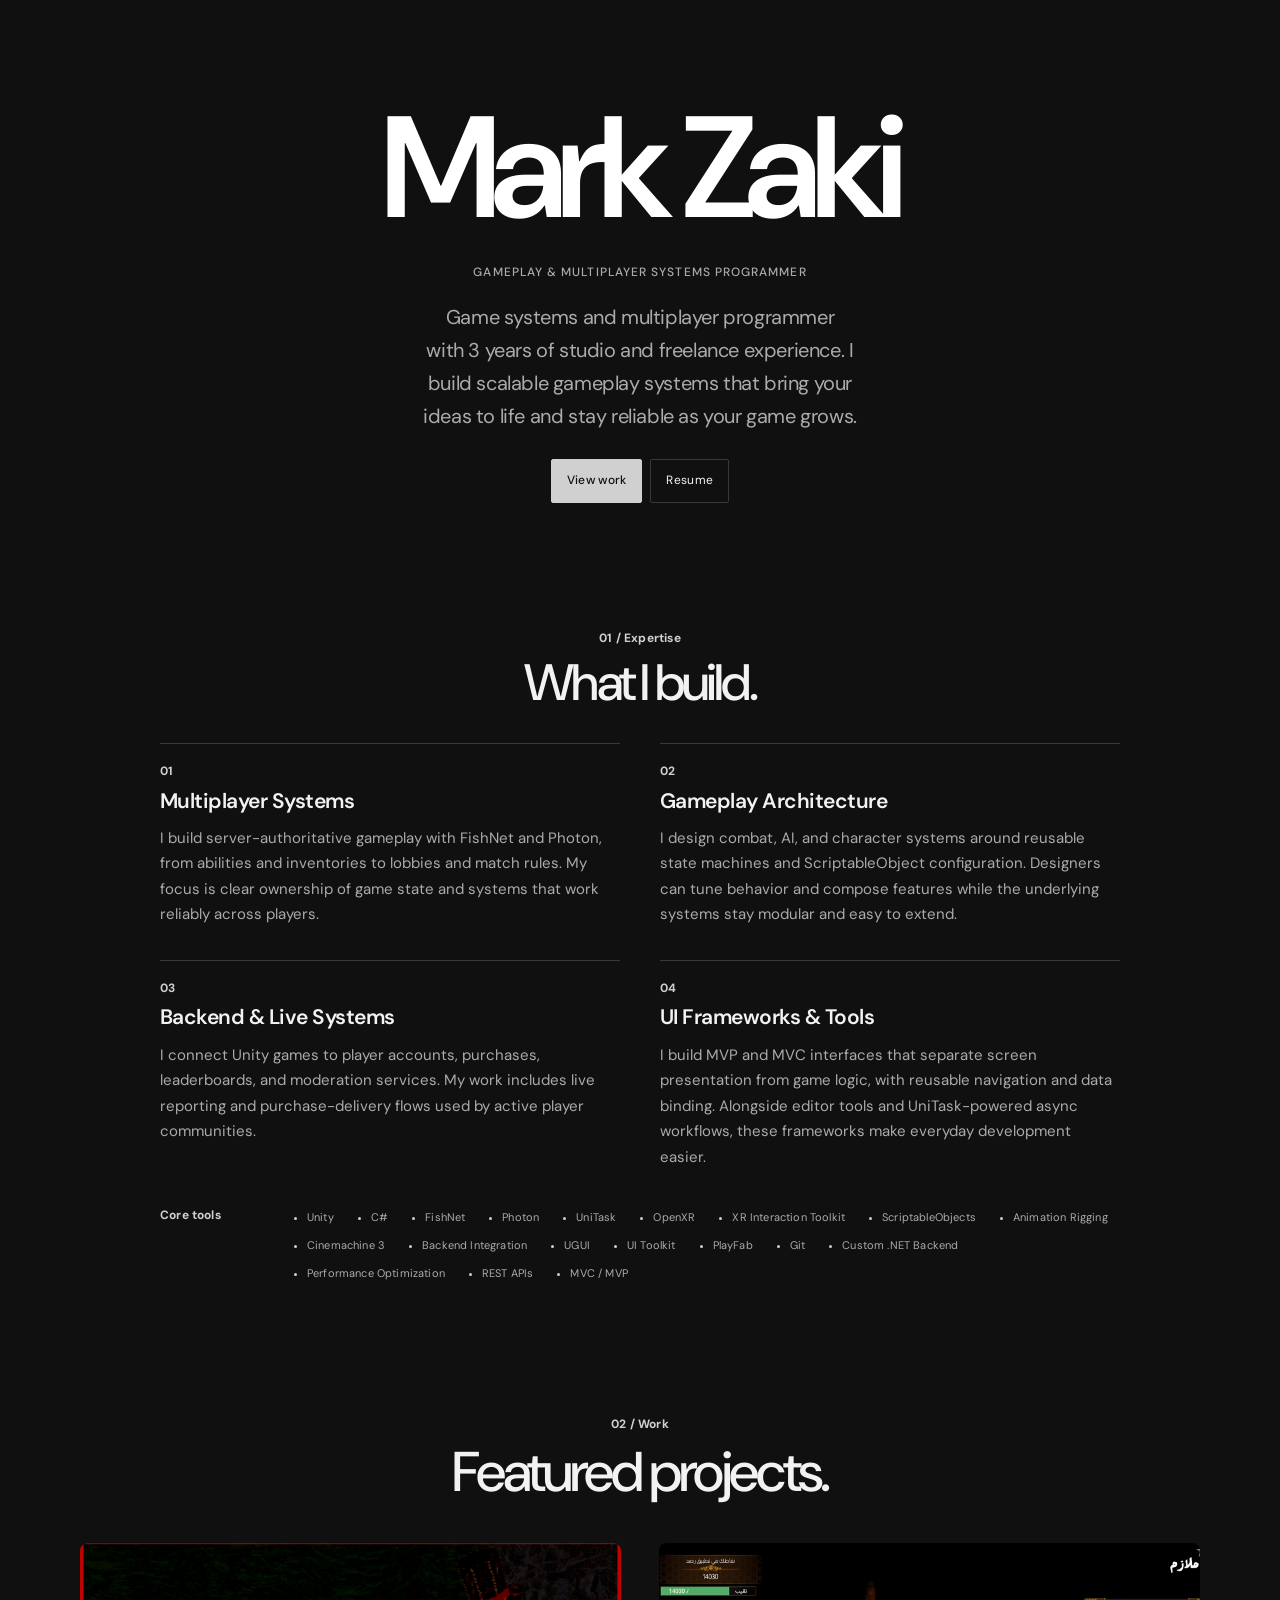
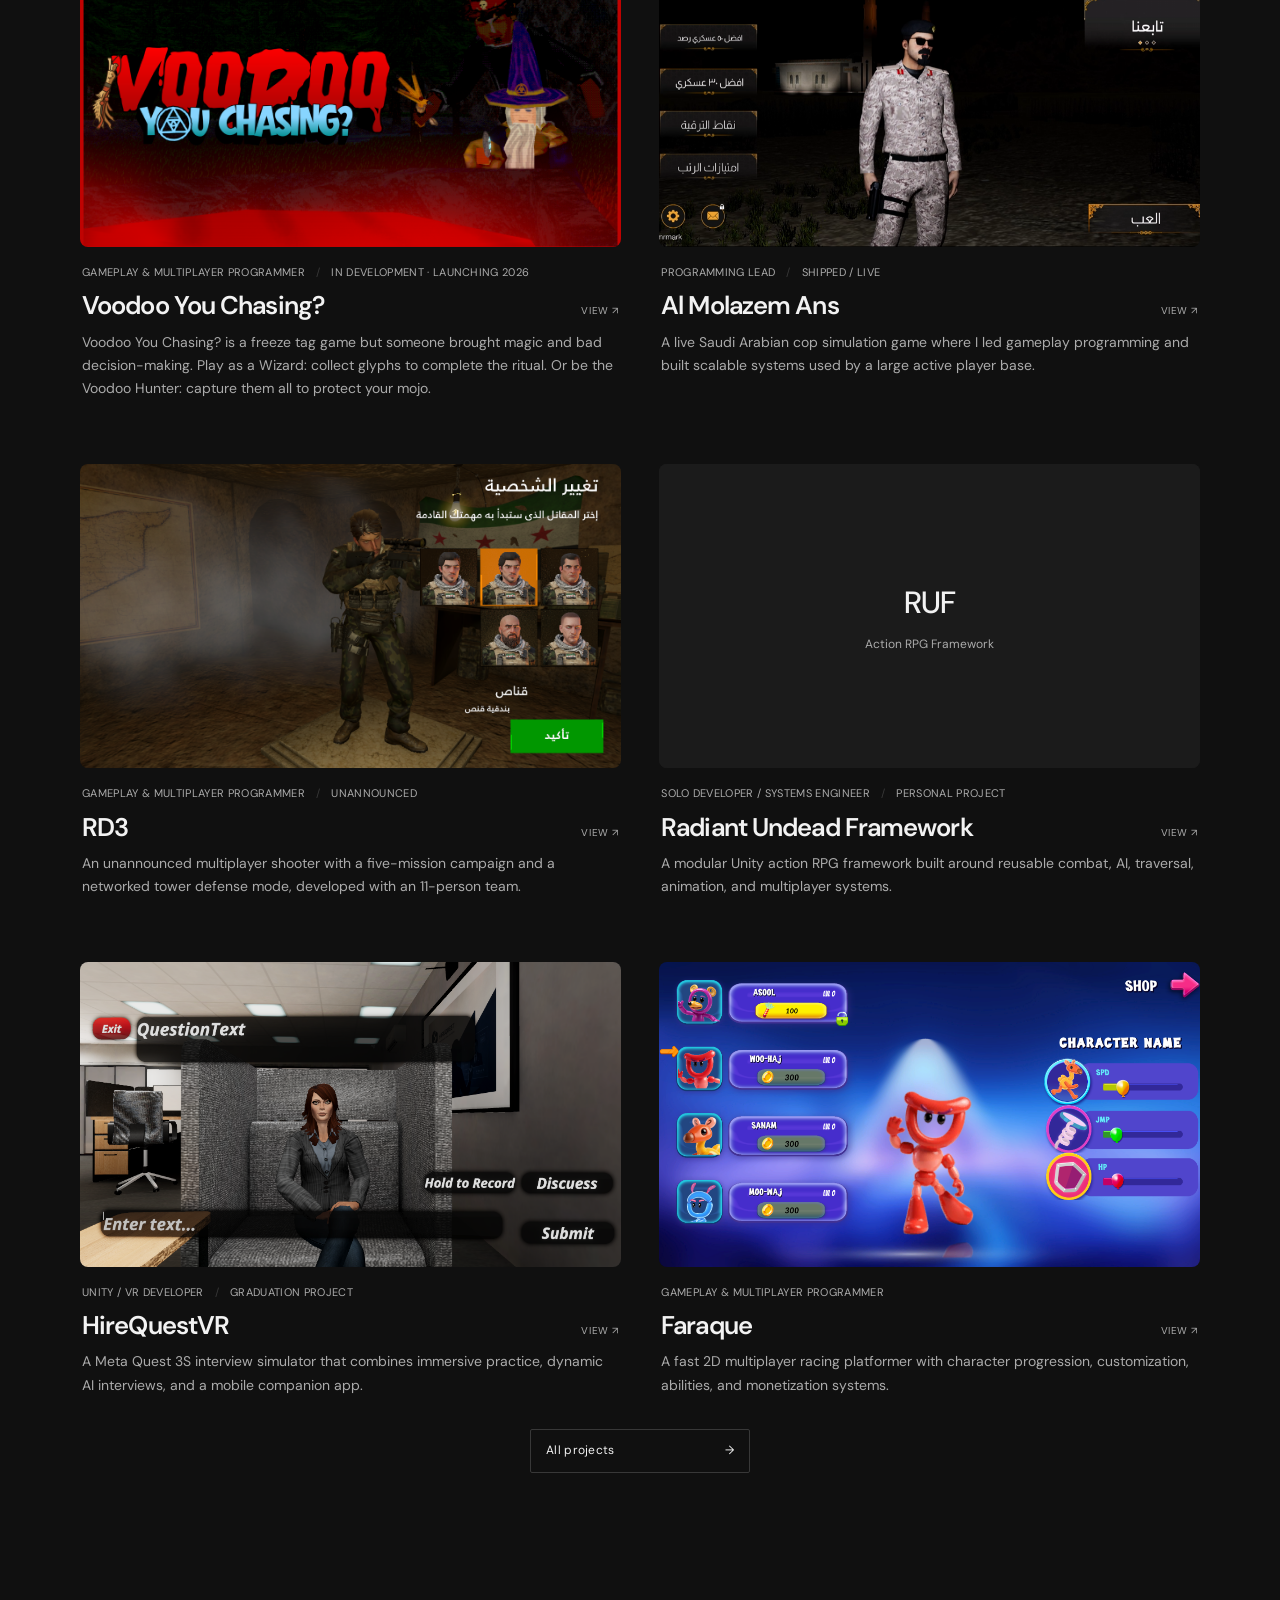
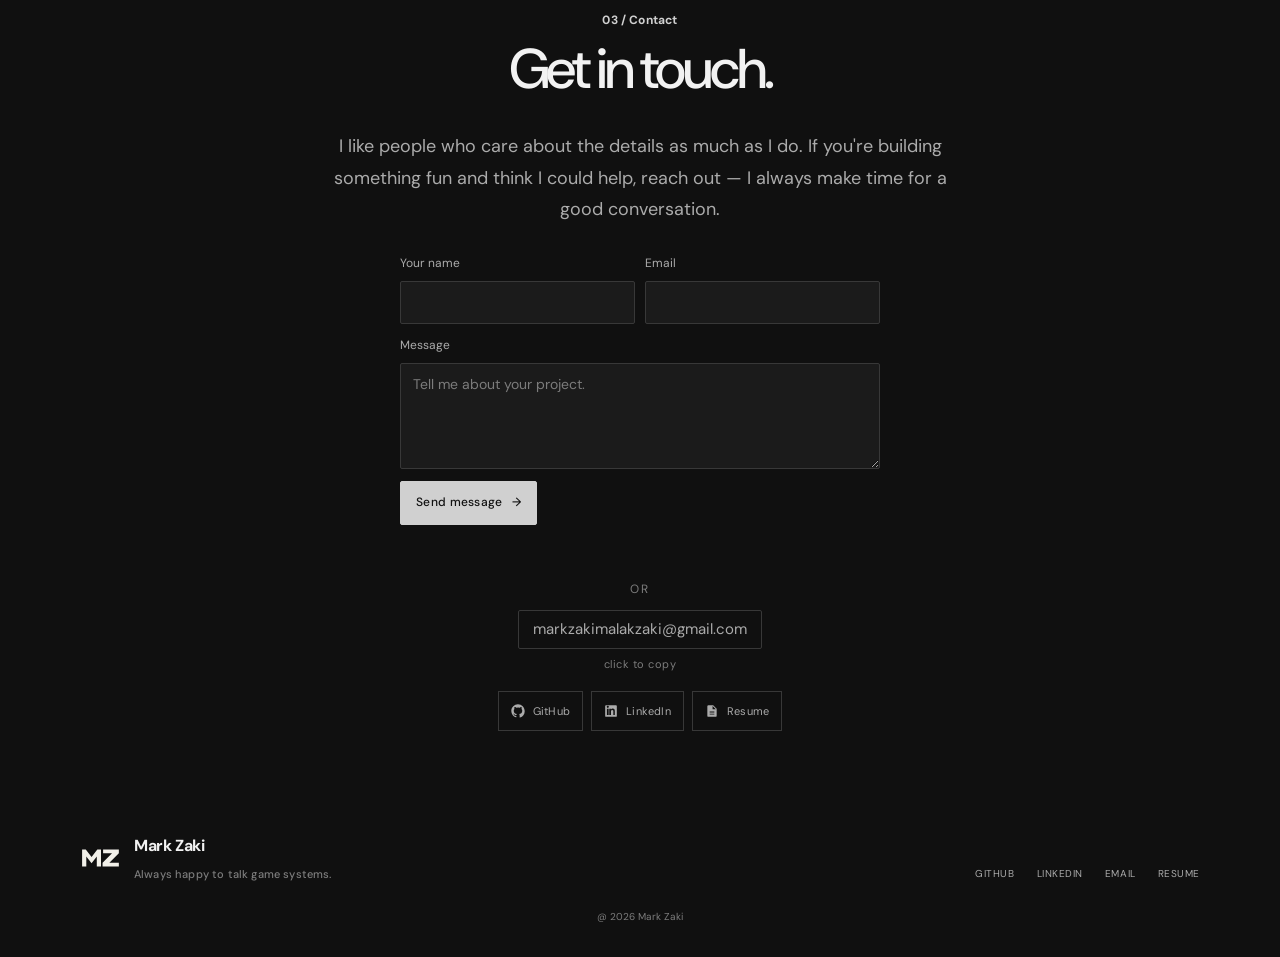
<file: index.html>
<!DOCTYPE html>
<html lang="en">
<head>
  <meta charset="UTF-8">
  <meta name="viewport" content="width=device-width, initial-scale=1.0">
  <meta name="referrer" content="strict-origin-when-cross-origin">
  <meta name="theme-color" content="#101010">
  <script src="theme-init.js?v=20261011-6"></script>
  <title>Mark Zaki</title>
  <meta name="description" content="Mark Zaki, a Gameplay & Multiplayer Systems Programmer working across shipped mobile games, multiplayer systems, VR, combat, AI, and developer tools.">
  <link rel="preconnect" href="https://fonts.googleapis.com">
  <link rel="preconnect" href="https://fonts.gstatic.com" crossorigin>
  <link href="https://fonts.googleapis.com/css2?family=DM+Sans:wght@400;500;600;700&family=DM+Serif+Display&family=IBM+Plex+Sans:wght@400;500;600;700&family=Instrument+Serif&family=Inter:wght@400;500;600;700;800&family=Manrope:wght@400;500;600;700;800&family=Outfit:wght@400;500;600;700&family=Playfair+Display:wght@500;600;700&family=Plus+Jakarta+Sans:wght@400;500;600;700;800&family=Sora:wght@400;500;600;700&family=Source+Sans+3:wght@400;500;600;700&family=Space+Grotesk:wght@400;500;600;700&family=Work+Sans:wght@400;500;600;700&display=swap" rel="stylesheet">
  <link href="https://fonts.googleapis.com/css2?family=Barlow+Condensed:wght@400;500;600;700&family=Lora:wght@400;500;600;700&family=Merriweather:wght@400;700&family=Oswald:wght@400;500;600;700&display=swap" rel="stylesheet">
  <link rel="stylesheet" href="style.css?v=20261011-6">
  <link rel="icon" type="image/svg+xml" href="assets/favicon.svg">

  <!-- Social link preview -->
  <meta property="og:type" content="website">
  <meta property="og:site_name" content="Mark Zaki">
  <meta property="og:title" content="Mark Zaki | Gameplay & Multiplayer Systems Programmer">
  <meta property="og:description" content="Shipped mobile games, multiplayer systems, VR, combat, AI, and developer tools built with Unity and C#.">
  <meta property="og:url" content="https://markzaki55.github.io/">
  <meta property="og:image" content="https://markzaki55.github.io/assets/og-image.svg">
  <meta name="twitter:card" content="summary_large_image">
  <meta name="twitter:title" content="Mark Zaki | Gameplay & Multiplayer Systems Programmer">
  <meta name="twitter:description" content="Shipped mobile games, multiplayer systems, VR, combat, AI, and developer tools built with Unity and C#.">
  <meta name="twitter:image" content="https://markzaki55.github.io/assets/og-image.svg">
</head>
<body data-page="home">

  <section class="hero">
    <div class="wrap">
      <div class="hero__grid">
        <div class="hero__headline">
          <h1 id="name"></h1>
          <p class="hero__byline" id="tagline"></p>
          <p class="hero__statement" id="intro"></p>
        </div>
        <div class="actions" id="actions"></div>
      </div>
    </div>
  </section>

  <main>
    <section class="section" id="expertise">
      <div class="wrap">
        <div class="section__head">
          <div>
            <span class="section__index number-label">01 / Expertise</span>
            <h2 class="section__title">What I build.</h2>
          </div>
        </div>
        <div class="pillars" id="pillars"></div>
        <div class="coretools">
          <span class="coretools__label number-label">Core tools</span>
          <div class="stacklist" id="stacklist"></div>
        </div>
      </div>
    </section>

    <section class="section" id="work">
      <div class="wrap">
        <div class="section__head">
          <div>
            <span class="section__index number-label">02 / Work</span>
            <h2 class="section__title">Featured projects.</h2>
          </div>
        </div>
        <div class="projgrid" id="projects"></div>
        <div class="allprojects" id="all-projects" style="display:none">
          <a class="btn btn--ghost" href="projects.html">
            All projects <span class="arrow">→</span>
          </a>
        </div>
      </div>
    </section>

    <section class="section contact" id="contact">
      <div class="wrap contact__simple">
        <div class="section__head">
          <div>
            <span class="section__index number-label">03 / Contact</span>
            <h2 class="section__title">Get in touch.</h2>
          </div>
        </div>
        <p class="contact__lead" id="about-text"></p>
        <form class="contact-form" id="contact-form" action="https://api.web3forms.com/submit" method="POST">
          <input type="hidden" name="access_key" value="aaf80370-3ba7-458b-8931-5a05beeeeef8">
          <input type="checkbox" name="botcheck" class="hidden-check" tabindex="-1" autocomplete="off">
          <div class="contact-form__row">
            <label class="contact-form__field"><span>Your name</span><input class="contact-form__input" type="text" name="name" autocomplete="name" required></label>
            <label class="contact-form__field"><span>Email</span><input class="contact-form__input" type="email" name="email" autocomplete="email" required></label>
          </div>
          <label class="contact-form__field"><span>Message</span><textarea class="contact-form__input contact-form__textarea" name="message" placeholder="Tell me about your project." rows="4" required></textarea></label>
          <button class="btn btn--accent contact-form__submit" type="submit">Send message <span class="arrow">&#8594;</span></button>
          <p class="contact-form__status" id="form-status"></p>
        </form>
        <p class="contact__or">or</p>
        <button type="button" class="contact__email-copy" id="contact-email-copy" aria-label="Copy email address">markzakimalakzaki@gmail.com</button>
        <p class="contact__email-hint" id="contact-email-hint">click to copy</p>
        <div class="socials" id="socials"></div>
      </div>
    </section>
  </main>

  <footer class="footer">
    <div class="wrap footer__row">
      <div class="footer__brand">
        <div class="footer__name">Mark <b>Zaki</b></div>
        <p class="footer__tagline">Always happy to talk game systems.</p>
      </div>
      <div class="footer__links" id="footer-links"></div>
    </div>
  </footer>

  <script src="data.js?v=20261011-6"></script>
  <script src="content-migration.js?v=20261011-6"></script>
  <script src="render.js?v=20261011-6"></script>
</body>
</html>
</file>
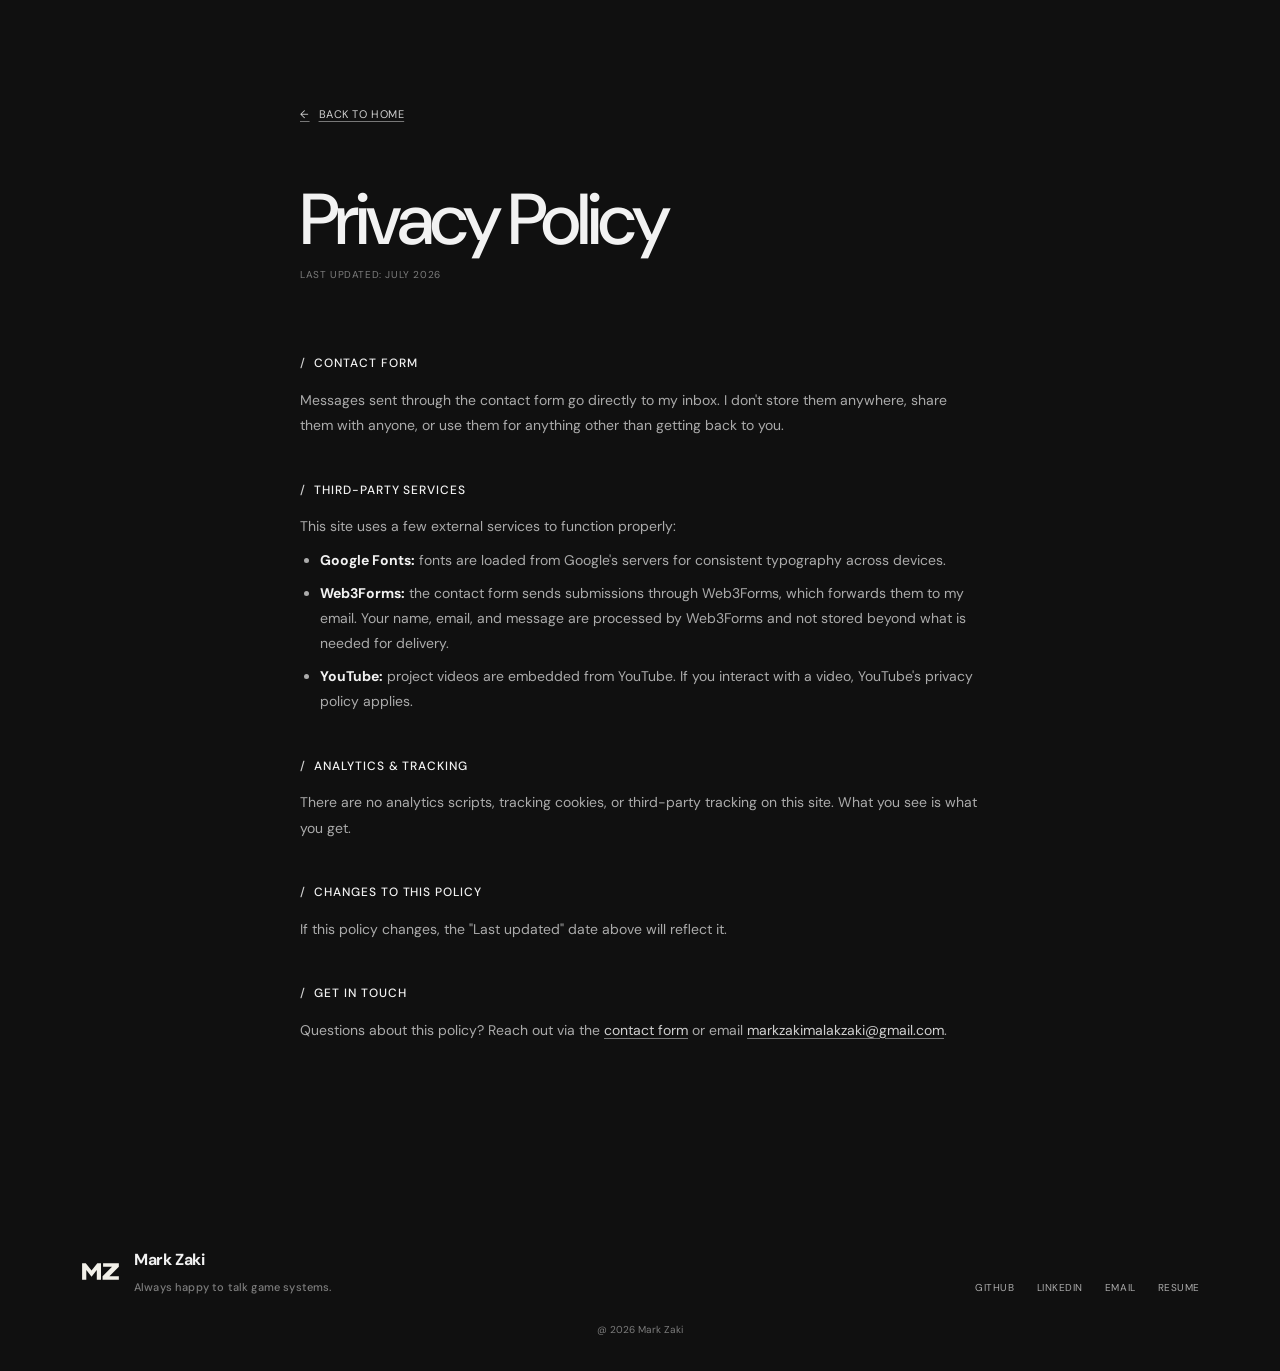
<file: privacy-policy.html>
<!DOCTYPE html>
<html lang="en">
<head>
  <meta charset="UTF-8">
  <meta name="viewport" content="width=device-width, initial-scale=1.0">
  <meta name="referrer" content="strict-origin-when-cross-origin">
  <meta name="theme-color" content="#101010">
  <script src="theme-init.js?v=20261011-6"></script>
  <title>Privacy Policy | Mark Zaki</title>
  <link rel="preconnect" href="https://fonts.googleapis.com">
  <link rel="preconnect" href="https://fonts.gstatic.com" crossorigin>
  <link href="https://fonts.googleapis.com/css2?family=DM+Sans:wght@400;500;600;700&family=DM+Serif+Display&family=IBM+Plex+Sans:wght@400;500;600;700&family=Instrument+Serif&family=Inter:wght@400;500;600;700;800&family=Manrope:wght@400;500;600;700;800&family=Outfit:wght@400;500;600;700&family=Playfair+Display:wght@500;600;700&family=Plus+Jakarta+Sans:wght@400;500;600;700;800&family=Sora:wght@400;500;600;700&family=Source+Sans+3:wght@400;500;600;700&family=Space+Grotesk:wght@400;500;600;700&family=Work+Sans:wght@400;500;600;700&display=swap" rel="stylesheet">
  <link href="https://fonts.googleapis.com/css2?family=Barlow+Condensed:wght@400;500;600;700&family=Lora:wght@400;500;600;700&family=Merriweather:wght@400;700&family=Oswald:wght@400;500;600;700&display=swap" rel="stylesheet">
  <link rel="stylesheet" href="style.css?v=20261011-6">
  <link rel="icon" type="image/svg+xml" href="assets/favicon.svg">
</head>
<body data-page="legal">

  <main>
    <div class="wrap legal">
      <a class="back" href="index.html"><span class="arrow">&#8592;</span> Back to home</a>
      <h1>Privacy Policy</h1>
      <p class="meta">Last updated: July 2026</p>

      <section>
        <h2>Contact Form</h2>
        <p>Messages sent through the contact form go directly to my inbox. I don't store them anywhere, share them with anyone, or use them for anything other than getting back to you.</p>
      </section>

      <section>
        <h2>Third-Party Services</h2>
        <p>This site uses a few external services to function properly:</p>
        <ul>
          <li><strong>Google Fonts:</strong> fonts are loaded from Google's servers for consistent typography across devices.</li>
          <li><strong>Web3Forms:</strong> the contact form sends submissions through Web3Forms, which forwards them to my email. Your name, email, and message are processed by Web3Forms and not stored beyond what is needed for delivery.</li>
          <li><strong>YouTube:</strong> project videos are embedded from YouTube. If you interact with a video, YouTube's privacy policy applies.</li>
        </ul>
      </section>

      <section>
        <h2>Analytics & Tracking</h2>
        <p>There are no analytics scripts, tracking cookies, or third-party tracking on this site. What you see is what you get.</p>
      </section>

      <section>
        <h2>Changes to This Policy</h2>
        <p>If this policy changes, the "Last updated" date above will reflect it.</p>
      </section>

      <section>
        <h2>Get in Touch</h2>
        <p>Questions about this policy? Reach out via the <a href="index.html#contact">contact form</a> or email <a href="mailto:markzakimalakzaki@gmail.com">markzakimalakzaki@gmail.com</a>.</p>
      </section>
    </div>
  </main>

  <footer class="footer">
    <div class="wrap footer__row">
      <div class="footer__brand">
        <div class="footer__name">Mark <b>Zaki</b></div>
        <p class="footer__tagline">Always happy to talk game systems.</p>
      </div>
      <div class="footer__links" id="footer-links"></div>
    </div>
  </footer>

  <script src="data.js?v=20261011-6"></script>
  <script src="content-migration.js?v=20261011-6"></script>
  <script src="render.js?v=20261011-6"></script>
</body>
</html>
</file>
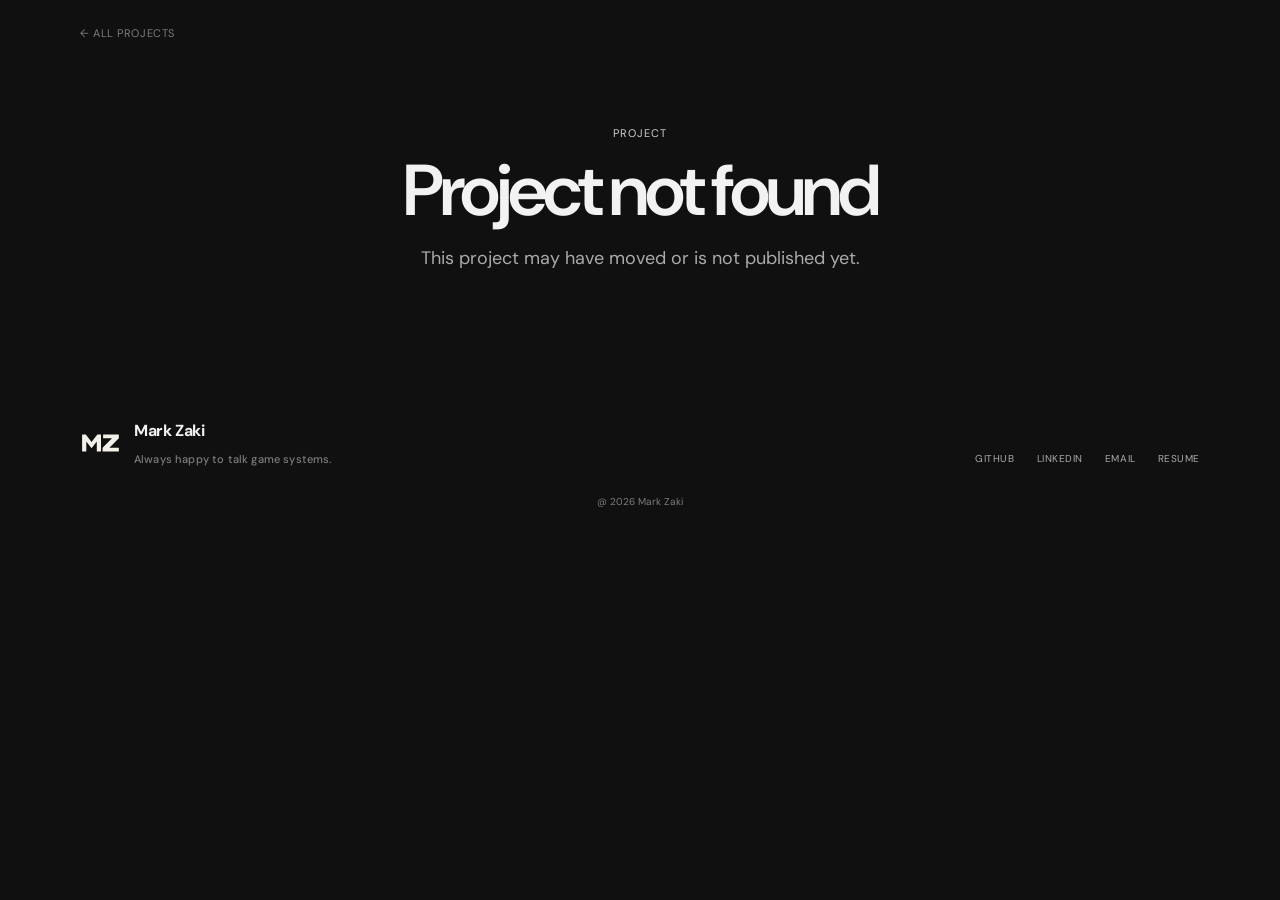
<file: project.html>
<!DOCTYPE html>
<html lang="en">
<head>
  <meta charset="UTF-8">
  <meta name="viewport" content="width=device-width, initial-scale=1.0">
  <meta name="referrer" content="strict-origin-when-cross-origin">
  <meta name="theme-color" content="#101010">
  <script src="theme-init.js?v=20261011-6"></script>
  <title>Project | Mark Zaki</title>
  <link rel="preconnect" href="https://fonts.googleapis.com">
  <link rel="preconnect" href="https://fonts.gstatic.com" crossorigin>
  <link href="https://fonts.googleapis.com/css2?family=DM+Sans:wght@400;500;600;700&family=DM+Serif+Display&family=IBM+Plex+Sans:wght@400;500;600;700&family=Instrument+Serif&family=Inter:wght@400;500;600;700;800&family=Manrope:wght@400;500;600;700;800&family=Outfit:wght@400;500;600;700&family=Playfair+Display:wght@500;600;700&family=Plus+Jakarta+Sans:wght@400;500;600;700;800&family=Sora:wght@400;500;600;700&family=Source+Sans+3:wght@400;500;600;700&family=Space+Grotesk:wght@400;500;600;700&family=Work+Sans:wght@400;500;600;700&display=swap" rel="stylesheet">
  <link href="https://fonts.googleapis.com/css2?family=Barlow+Condensed:wght@400;500;600;700&family=Lora:wght@400;500;600;700&family=Merriweather:wght@400;700&family=Oswald:wght@400;500;600;700&display=swap" rel="stylesheet">
  <link rel="stylesheet" href="style.css?v=20261011-6">
  <link rel="icon" type="image/svg+xml" href="assets/favicon.svg">

  <!-- Social link preview -->
  <meta property="og:type" content="article">
  <meta property="og:site_name" content="Mark Zaki">
  <meta property="og:title" content="Project | Mark Zaki">
  <meta property="og:description" content="A selected gameplay and multiplayer systems project by Mark Zaki.">
  <meta property="og:image" content="https://markzaki55.github.io/assets/og-image.svg">
  <meta name="twitter:card" content="summary_large_image">
  <meta name="twitter:title" content="Project | Mark Zaki">
  <meta name="twitter:description" content="A selected gameplay and multiplayer systems project by Mark Zaki.">
  <meta name="twitter:image" content="https://markzaki55.github.io/assets/og-image.svg">
</head>
<body data-page="project">

  <main class="detail">
    <div class="wrap" id="detail"></div>
  </main>

  <footer class="footer">
    <div class="wrap footer__row">
      <div class="footer__brand">
        <div class="footer__name">Mark <b>Zaki</b></div>
        <p class="footer__tagline">Always happy to talk game systems.</p>
      </div>
      <div class="footer__links" id="footer-links"></div>
    </div>
  </footer>

  <script src="data.js?v=20261011-6"></script>
  <script src="content-migration.js?v=20261011-6"></script>
  <script src="render.js?v=20261011-6"></script>
</body>
</html>
</file>
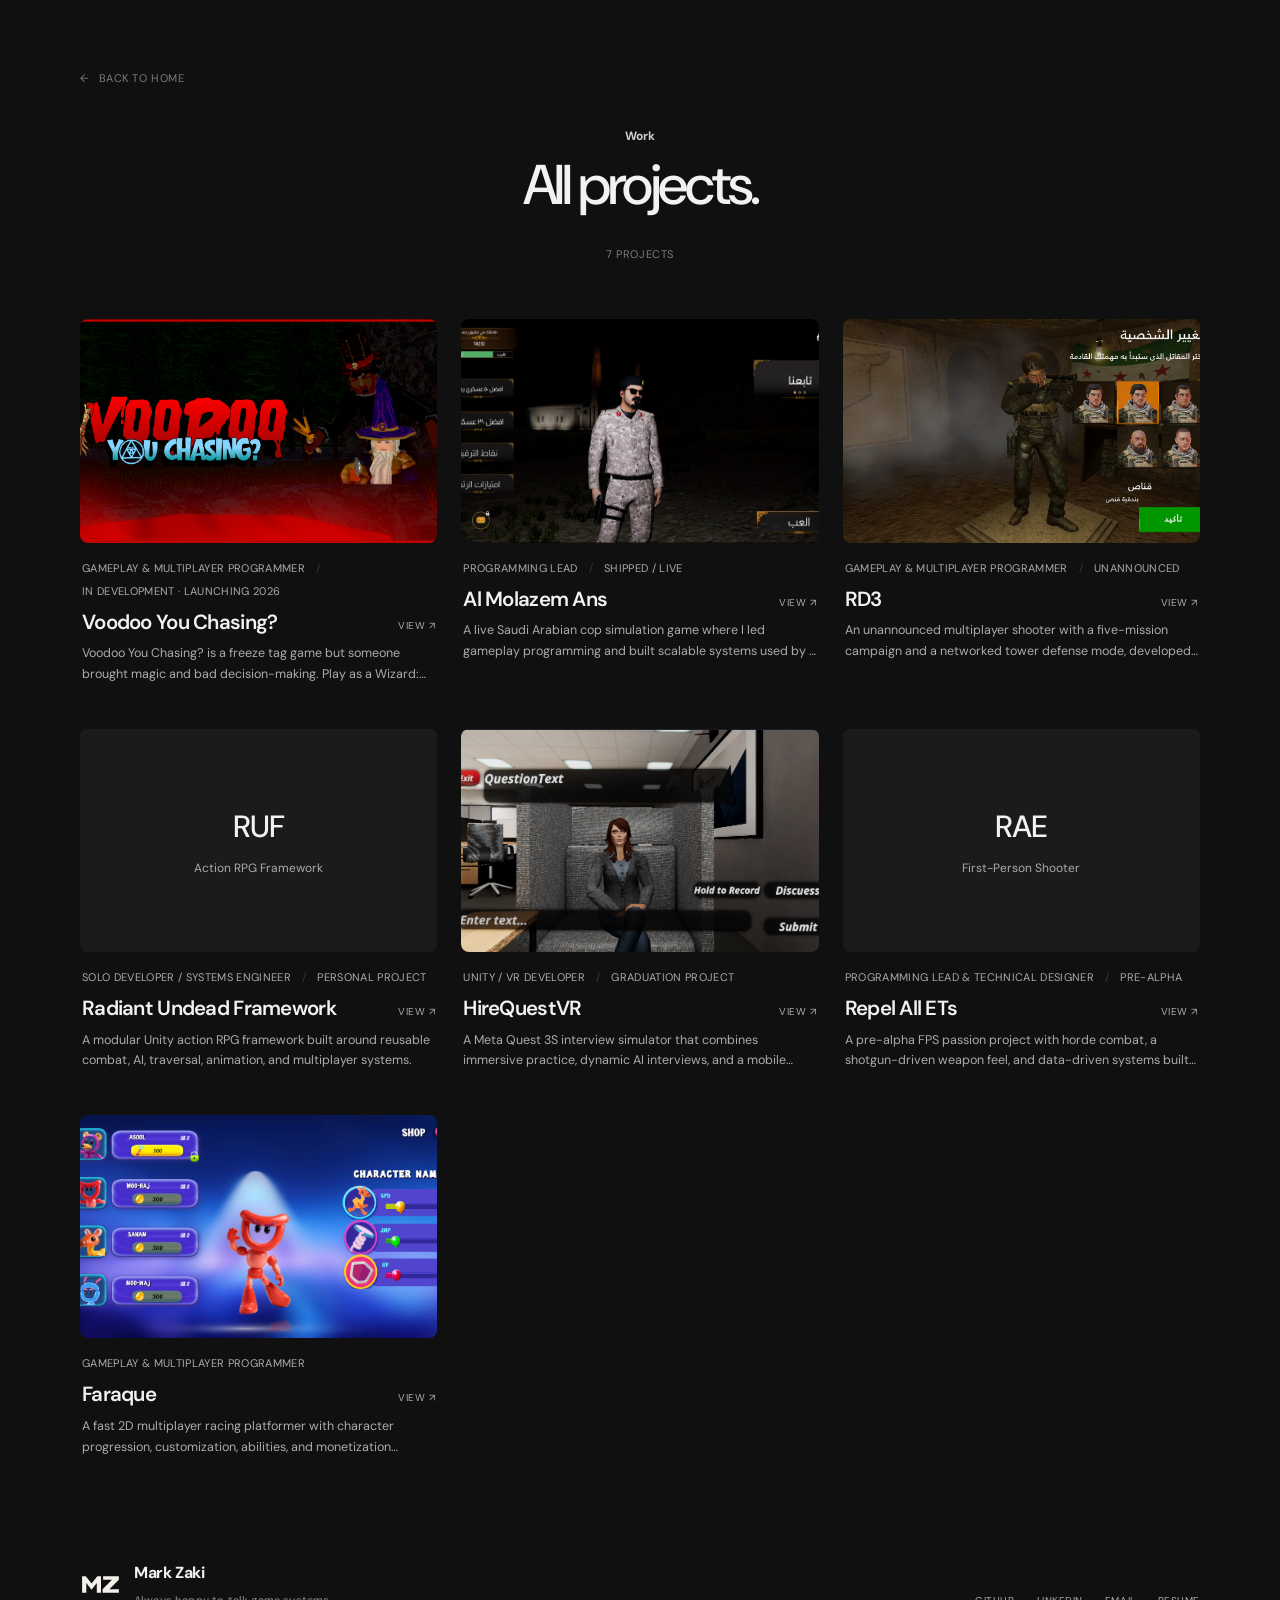
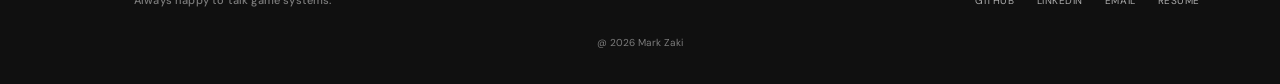
<file: projects.html>
<!DOCTYPE html>
<html lang="en">
<head>
  <meta charset="UTF-8">
  <meta name="viewport" content="width=device-width, initial-scale=1.0">
  <meta name="referrer" content="strict-origin-when-cross-origin">
  <meta name="theme-color" content="#101010">
  <script src="theme-init.js?v=20261011-6"></script>
  <title>All Projects | Mark Zaki</title>
  <meta name="description" content="Gameplay, multiplayer, combat, AI, and VR systems projects by Mark Zaki.">
  <link rel="preconnect" href="https://fonts.googleapis.com">
  <link rel="preconnect" href="https://fonts.gstatic.com" crossorigin>
  <link href="https://fonts.googleapis.com/css2?family=DM+Sans:wght@400;500;600;700&family=DM+Serif+Display&family=IBM+Plex+Sans:wght@400;500;600;700&family=Instrument+Serif&family=Inter:wght@400;500;600;700;800&family=Manrope:wght@400;500;600;700;800&family=Outfit:wght@400;500;600;700&family=Playfair+Display:wght@500;600;700&family=Plus+Jakarta+Sans:wght@400;500;600;700;800&family=Sora:wght@400;500;600;700&family=Source+Sans+3:wght@400;500;600;700&family=Space+Grotesk:wght@400;500;600;700&family=Work+Sans:wght@400;500;600;700&display=swap" rel="stylesheet">
  <link href="https://fonts.googleapis.com/css2?family=Barlow+Condensed:wght@400;500;600;700&family=Lora:wght@400;500;600;700&family=Merriweather:wght@400;700&family=Oswald:wght@400;500;600;700&display=swap" rel="stylesheet">
  <link rel="stylesheet" href="style.css?v=20261011-6">
  <link rel="icon" type="image/svg+xml" href="assets/favicon.svg">

  <!-- Social link preview -->
  <meta property="og:type" content="website">
  <meta property="og:site_name" content="Mark Zaki">
  <meta property="og:title" content="All Projects | Mark Zaki">
  <meta property="og:description" content="Gameplay, multiplayer, combat, AI, and VR systems work by Mark Zaki.">
  <meta property="og:url" content="https://markzaki55.github.io/projects.html">
  <meta property="og:image" content="https://markzaki55.github.io/assets/og-image.svg">
  <meta name="twitter:card" content="summary_large_image">
  <meta name="twitter:title" content="All Projects | Mark Zaki">
  <meta name="twitter:description" content="Gameplay, multiplayer, combat, AI, and VR systems work by Mark Zaki.">
  <meta name="twitter:image" content="https://markzaki55.github.io/assets/og-image.svg">
</head>
<body data-page="projects">

  <main>
    <section class="pagehead">
      <div class="wrap">
        <a class="back" href="index.html"><span class="arrow">←</span> Back to home</a>
        <div class="section__head">
          <div>
            <span class="section__index number-label">Work</span>
            <h1 class="pagehead__title">All projects.</h1>
          </div>
        </div>
        <p class="pagehead__sub" id="proj-count"></p>
      </div>
    </section>

    <section class="section section--tight">
      <div class="wrap">
        <div class="projgrid projgrid--archive" id="all-projects-grid"></div>
      </div>
    </section>
  </main>

  <footer class="footer" id="contact">
    <div class="wrap footer__row">
      <div class="footer__brand">
        <div class="footer__name">Mark <b>Zaki</b></div>
        <p class="footer__tagline">Always happy to talk game systems.</p>
      </div>
      <div class="footer__links" id="footer-links"></div>
    </div>
  </footer>

  <script src="data.js?v=20261011-6"></script>
  <script src="content-migration.js?v=20261011-6"></script>
  <script src="render.js?v=20261011-6"></script>
</body>
</html>
</file>
<file: style.css>
/* ==========================================================================
   MARK ZAKI PORTFOLIO SYSTEM
   An editorial interface for systems work.
   ========================================================================== */

:root {
  /* Keep these first-paint values aligned with the published THEME in data.js. */
  --bg: #101010;
  --surface: #1b1b1b;
  --surface-2: #232323;
  --line: #383838;
  --text: #f2f2f2;
  --muted: #ababab;
  --faint: #7c7c7c;
  --accent: #d0d0d0;
  --accent-soft: #ececec;
  --accent-deep: #777777;
  --ink: #111111;
  --font-sans: "DM Sans", Arial, sans-serif;
  --font-heading: "DM Sans", Arial, sans-serif;
  --font-mono: var(--font-sans);
  --hero-text: #ffffff;
  --heading-text: #f2f2f2;
  --project-title: #f2f2f2;
  --body-text: #ababab;
  --max: 1200px;
  --radius: 2px;
  --ease: cubic-bezier(.22, 1, .36, 1);
}

* {
  box-sizing: border-box;
  margin: 0;
  padding: 0;
}

html {
  scroll-behavior: smooth;
  scroll-padding-top: 0;
}

body {
  min-width: 320px;
  background: var(--bg);
  color: var(--text);
  font-family: var(--font-sans);
  font-size: 16px;
  line-height: 1.65;
  -webkit-font-smoothing: antialiased;
  text-rendering: optimizeLegibility;
}

h1,
h2,
h3,
h4,
h5,
h6 {
  font-family: var(--font-heading);
}

a {
  color: inherit;
  text-decoration: none;
}

button,
input,
textarea {
  font: inherit;
}

img,
video {
  display: block;
  max-width: 100%;
}

::selection {
  color: var(--ink);
  background: var(--accent);
}

.wrap {
  width: min(100%, var(--max));
  margin: 0 auto;
  padding-inline: 40px;
}

.number-label {
  font-family: var(--font-sans);
  font-size: 12px;
  font-weight: 700;
  font-variant-numeric: tabular-nums;
  letter-spacing: .015em;
  line-height: 1.2;
}

/* Hero -------------------------------------------------------------------- */

.hero {
  display: flex;
  align-items: stretch;
}

.hero > .wrap {
  display: flex;
  flex-direction: column;
  justify-content: center;
}

.hero__grid {
  display: flex;
  flex-direction: column;
  align-items: center;
  justify-content: center;
  padding: clamp(64px, 8vw, 100px) 0 clamp(44px, 5vw, 64px);
  text-align: center;
}

.hero__headline {
  width: 100%;
  min-width: 0;
}

.hero__byline {
  max-width: 34rem;
  margin-inline: auto;
  margin-top: 26px;
  color: var(--muted);
  font-family: var(--font-mono);
  font-size: 12px;
  font-weight: 500;
  letter-spacing: .09em;
  text-transform: uppercase;
  text-wrap: balance;
}

.hero__headline h1 {
  color: var(--hero-text);
  font-size: clamp(64px, 12vw, 144px);
  font-weight: 600;
  letter-spacing: -.065em;
  line-height: .95;
  white-space: nowrap;
}

.hero__statement {
  max-width: 570px;
  margin-inline: auto;
  margin-top: 18px;
  color: var(--body-text);
  font-size: clamp(16px, 1.6vw, 20px);
  font-weight: 400;
  letter-spacing: -.02em;
  line-height: 1.65;
  text-wrap: balance;
}

.actions {
  justify-content: center;
  display: flex;
  flex-wrap: wrap;
  gap: 8px;
  margin-top: 26px;
}

.btn {
  min-height: 44px;
  display: inline-flex;
  align-items: center;
  justify-content: center;
  gap: 9px;
  padding: 0 15px;
  color: var(--text);
  background: transparent;
  border: 1px solid var(--line);
  border-radius: var(--radius);
  font-family: var(--font-mono);
  font-size: 12px;
  letter-spacing: .025em;
  transition: color .18s ease, background .18s ease, border-color .18s ease, transform .18s var(--ease);
}

.btn:hover {
  color: var(--text);
  background: var(--surface-2);
  border-color: var(--muted);
  transform: translateY(-1px);
}

.btn--accent {
  color: var(--ink);
  background: var(--accent);
  border-color: var(--accent);
  font-weight: 500;
}

.btn--accent:hover {
  color: var(--ink);
  background: var(--accent-soft);
  border-color: var(--accent-soft);
}

.btn:active {
  transform: translateY(0);
}

/* Shared section system --------------------------------------------------- */

.section {
  padding: clamp(52px, 5.5vw, 76px) 0;
}

#expertise {
  padding-block: clamp(50px, 5vw, 68px);
}

#expertise .section__head {
  max-width: 960px;
  margin-inline: auto;
  margin-bottom: 32px;
}

#expertise .section__title {
  font-size: clamp(34px, 4vw, 54px);
}

.section__head {
  display: flex;
  flex-direction: column;
  align-items: center;
  gap: 16px;
  margin-bottom: clamp(28px, 3.5vw, 40px);
  text-align: center;
}

.section__index {
  display: block;
  margin-bottom: 10px;
  color: var(--accent);
}

.section__title,
.pagehead__title {
  max-width: 820px;
  color: var(--heading-text);
  font-size: clamp(32px, 4.5vw, 56px);
  font-weight: 500;
  letter-spacing: -.055em;
  line-height: 1.1;
}

/* Project cards ----------------------------------------------------------- */

.projgrid {
  display: grid;
  grid-template-columns: repeat(2, minmax(0, 1fr));
  gap: clamp(36px, 5vw, 64px) clamp(24px, 3vw, 40px);
}

.projgrid--archive {
  grid-template-columns: repeat(3, minmax(0, 1fr));
  gap: 44px 24px;
}

.projgrid--archive .pcard__media {
  aspect-ratio: 16 / 10;
}

.projgrid--archive .pcard__title {
  font-size: clamp(18px, 1.6vw, 22px);
}

.projgrid--archive .pcard__tagline {
  font-size: 12.5px;
  -webkit-line-clamp: 2;
}

.pcard {
  min-width: 0;
  display: block;
  background: transparent;
}

.pcard__media {
  position: relative;
  aspect-ratio: 16 / 9;
  overflow: hidden;
  border-radius: 8px;
  background: var(--surface);
  transition: background .22s ease;
}

.pcard__media img,
.pcard__media video,
.pcard__media iframe {
  width: 100%;
  height: 100%;
  object-fit: cover;
  border: 0;
  pointer-events: none;
  transition: transform .7s var(--ease);
}

.pcard:hover .pcard__media > img,
.pcard:hover .pcard__media > video {
  transform: scale(1.018);
}

.pcard:hover .pcard__media,
.pcard:focus-visible .pcard__media {
  background: var(--surface-2);
}

.pcard__media .ph {
  align-items: center;
  justify-content: center;
  padding-bottom: clamp(26px, 4vw, 54px);
  text-align: center;
}

.pcard__media .thumb__ph { height: 100%; }

.pcard__media > .pcard__preview {
  position: absolute;
  inset: 0;
  z-index: 1;
  opacity: 0;
  pointer-events: none;
  transition: opacity .18s ease;
}

.pcard__media.is-previewing > .pcard__preview { opacity: 1; }

.pcard__body {
  min-height: 0;
  padding: 16px 2px 0;
  color: var(--text);
  background: transparent;
  border: 0;
}

.pcard__meta {
  display: flex;
  flex-wrap: wrap;
  gap: 5px 11px;
  overflow: hidden;
  color: var(--muted);
  font-family: var(--font-mono);
  font-size: 11px;
  letter-spacing: .03em;
  text-overflow: ellipsis;
  text-transform: uppercase;
  white-space: normal;
}

.pcard__meta span {
  min-width: 0;
  overflow: hidden;
  text-overflow: ellipsis;
}

.pcard__meta span:not(:last-child)::after {
  content: "/";
  margin-left: 11px;
  color: var(--line);
}

.pcard__heading {
  display: flex;
  align-items: baseline;
  justify-content: space-between;
  gap: 20px;
  margin-top: 10px;
}

.pcard__title {
  color: var(--project-title);
  font-size: clamp(20px, 2vw, 27px);
  font-weight: 600;
  letter-spacing: -.035em;
  line-height: 1.2;
  overflow-wrap: anywhere;
  transition: color .18s ease;
}

.pcard__arrow {
  flex: none;
  width: auto;
  height: auto;
  color: var(--muted);
  border: 0;
  font-family: var(--font-mono);
  font-size: 10px;
  letter-spacing: .055em;
  text-transform: uppercase;
  transition: color .2s ease, transform .25s var(--ease);
}

.pcard:hover .pcard__title,
.pcard:focus-visible .pcard__title {
  color: var(--accent-soft);
}

.pcard:hover .pcard__arrow,
.pcard:focus-visible .pcard__arrow {
  color: var(--accent);
  transform: translateX(3px);
}

.pcard__tagline {
  max-width: 560px;
  margin-top: 9px;
  display: -webkit-box;
  overflow: hidden;
  color: var(--body-text);
  font-size: 14px;
  line-height: 1.65;
  -webkit-box-orient: vertical;
  -webkit-line-clamp: 3;
}

.btn .arrow {
  transition: transform .2s var(--ease);
}

.btn:hover .arrow {
  transform: translateX(5px);
}

.allprojects {
  display: flex;
  justify-content: center;
  margin-top: 32px;
}

.btn--ghost {
  min-width: 220px;
  justify-content: space-between;
}

/* Project placeholder artwork */

.ph {
  position: relative;
  height: 100%;
  display: flex;
  flex-direction: column;
  justify-content: flex-end;
  gap: 6px;
  padding: clamp(26px, 4vw, 54px);
  overflow: hidden;
  background: var(--surface);
}

.ph__label,
.ph__sub {
  position: relative;
  z-index: 1;
}

.ph__label {
  color: var(--text);
  font-family: var(--font-mono);
  font-size: clamp(16px, 2.4vw, 32px);
  font-weight: 500;
  letter-spacing: -.025em;
}

.ph__sub {
  color: var(--muted);
  font-size: 12px;
}

/* Engineering focus ------------------------------------------------------- */

.pillars {
  max-width: 960px;
  display: grid;
  grid-template-columns: repeat(2, minmax(0, 1fr));
  gap: 32px 40px;
  margin-inline: auto;
}

.pillar {
  min-height: 0;
  display: block;
  padding: 20px 0 0;
  border-top: 1px solid var(--line);
  background: transparent;
  text-align: left;
}

.pillar__num {
  color: var(--accent);
}

.pillar__title {
  max-width: 360px;
  margin-top: 9px;
  font-size: clamp(18px, 1.7vw, 21px);
  font-weight: 600;
  letter-spacing: -.025em;
  line-height: 1.25;
  transition: color .18s ease;
}

.pillar:hover .pillar__title {
  color: var(--accent-soft);
}

.pillar__body {
  max-width: 48ch;
  margin-top: 12px;
  color: var(--body-text);
  font-size: 15px;
  line-height: 1.7;
}

.coretools {
  max-width: 960px;
  display: grid;
  grid-template-columns: 110px 1fr;
  gap: 24px;
  align-items: start;
  margin: 38px auto 0;
}

.coretools__label {
  color: var(--accent);
}

.stacklist {
  display: flex;
  flex-wrap: wrap;
  justify-content: flex-start;
  gap: 10px 24px;
}

.stacklist span {
  position: relative;
  padding: 0 0 0 13px;
  color: var(--muted);
  border: 0;
  font-family: var(--font-mono);
  font-size: 11px;
  letter-spacing: .015em;
  transition: color .18s ease, background .18s ease;
}

.stacklist span::before {
  content: "";
  position: absolute;
  left: 0;
  top: 50%;
  width: 3px;
  height: 3px;
  background: var(--accent);
  border-radius: 50%;
}

.stacklist span:hover {
  color: var(--text);
}

/* Contact ----------------------------------------------------------------- */

.contact__simple {
  display: flex;
  flex-direction: column;
  align-items: center;
  text-align: center;
}

.contact__lead {
  max-width: 650px;
  margin-top: 0;
  color: var(--body-text);
  font-size: clamp(15px, 1.5vw, 18px);
  line-height: 1.75;
}

.contact__simple .section__head {
  flex-direction: column;
  align-items: center;
  text-align: center;
  margin-bottom: 32px;
}

.contact-form {
  width: 100%;
  max-width: 480px;
  margin-top: 28px;
  display: flex;
  flex-direction: column;
  gap: 12px;
}

.contact__or {
  margin-top: 28px;
  font-size: 12px;
  text-transform: uppercase;
  letter-spacing: 2px;
  color: var(--faint);
}

.contact__email-copy {
  max-width: 100%;
  overflow-wrap: anywhere;
  margin-top: 10px;
  font-family: var(--font-mono);
  font-size: 15px;
  color: var(--muted);
  cursor: pointer;
  transition: color .2s ease;
  padding: 6px 14px;
  background: transparent;
  border: 1px solid var(--line);
  border-radius: var(--radius);
  display: inline-block;
}

.contact__email-copy:hover {
  color: var(--text);
  border-color: var(--muted);
}

.contact__email-copy[data-state="copied"] {
  color: var(--accent);
  border-color: var(--accent);
}

.contact__email-hint {
  margin-top: 6px;
  font-size: 11px;
  color: var(--faint);
  letter-spacing: 0.5px;
}

.contact-form__row {
  display: flex;
  gap: 10px;
}

.contact-form__input {
  width: 100%;
  padding: 10px 12px;
  background: var(--surface);
  border: 1px solid var(--line);
  border-radius: var(--radius);
  color: var(--text);
  font-family: var(--font-sans);
  font-size: 14px;
  line-height: 1.5;
  outline: none;
  transition: border-color .18s ease;
}

.contact-form__input:focus {
  border-color: var(--muted);
}

.contact-form__input::placeholder {
  color: var(--faint);
}

.contact-form__textarea {
  resize: vertical;
  min-height: 80px;
}

.contact-form__submit {
  align-self: flex-start;
}

.contact-form__submit:disabled {
  opacity: .5;
  cursor: not-allowed;
}

.contact-form__status {
  font-size: 13px;
  min-height: 1.2em;
}

.contact-form__status--ok {
  color: var(--accent);
}

.contact-form__status--err {
  color: #e06060;
}

.hidden-check {
  position: absolute;
  opacity: 0;
  pointer-events: none;
}

.socials {
  display: flex;
  flex-wrap: wrap;
  justify-content: center;
  gap: 8px;
  margin-top: 18px;
}

.social {
  display: inline-flex;
  align-items: center;
  gap: 8px;
  padding: 10px 12px;
  color: var(--muted);
  border: 1px solid var(--line);
  font-family: var(--font-mono);
  font-size: 11px;
  letter-spacing: .02em;
  transition: color .18s ease, border-color .18s ease, background .18s ease;
}

.social svg {
  width: 14px;
  height: 14px;
}

.social:hover {
  color: var(--text);
  background: var(--surface-2);
  border-color: var(--faint);
}

/* Archive ----------------------------------------------------------------- */

.pagehead {
  padding: clamp(42px, 5vw, 66px) 0 28px;
}

.pagehead .back {
  margin-bottom: clamp(28px, 3.5vw, 42px);
}

.pagehead .section__head {
  margin-bottom: 30px;
}

.pagehead__sub {
  color: var(--faint);
  font-family: var(--font-mono);
  font-size: 11px;
  letter-spacing: .055em;
  text-align: center;
  text-transform: uppercase;
}

.section--tight {
  padding-top: 28px;
}

/* Project detail ---------------------------------------------------------- */

.detail {
  padding: 24px 0 clamp(52px, 5.5vw, 76px);
}

.back {
  display: inline-flex;
  align-items: center;
  gap: 9px;
  color: var(--faint);
  font-family: var(--font-mono);
  font-size: 11px;
  letter-spacing: .05em;
  text-transform: uppercase;
  transition: color .18s ease;
}

.back:hover {
  color: var(--text);
}

.back .arrow {
  transition: transform .18s var(--ease);
}

.back:hover .arrow {
  transform: translateX(-4px);
}

.detail__topbar {
  display: flex;
  align-items: center;
  justify-content: space-between;
  gap: 24px;
  padding-bottom: 18px;
}

.detail__position {
  color: var(--faint);
}

.detail__header {
  max-width: 920px;
  margin-inline: auto;
  padding: clamp(44px, 5vw, 68px) 0 clamp(28px, 3.5vw, 42px);
  text-align: center;
}

.detail__intro {
  max-width: 1180px;
  display: grid;
  grid-template-columns: minmax(0, 1.55fr) minmax(300px, .75fr);
  grid-template-areas: "visual summary";
  gap: clamp(34px, 4vw, 58px);
  align-items: start;
  margin: clamp(28px, 3.5vw, 42px) auto 0;
}

.detail__summary {
  grid-area: summary;
  min-width: 0;
  padding: 2px 0 0 clamp(24px, 3vw, 36px);
  border-left: 1px solid var(--line);
}

.detail__visual {
  grid-area: visual;
  min-width: 0;
}

.detail__eyebrow {
  max-width: 780px;
  margin-inline: auto;
  color: var(--accent);
  font-family: var(--font-mono);
  font-size: 11px;
  letter-spacing: .09em;
  text-align: center;
  text-transform: uppercase;
}

.detail__summary .detail__eyebrow {
  max-width: none;
  margin: 0;
  text-align: left;
}

.detail__title {
  max-width: 860px;
  margin: 14px auto 0;
  color: var(--heading-text);
  font-size: clamp(42px, 6vw, 72px);
  font-weight: 600;
  letter-spacing: -.055em;
  line-height: .98;
  text-align: center;
}

.detail__summary .detail__title {
  max-width: none;
  margin: 13px 0 0;
  font-size: clamp(34px, 3.6vw, 52px);
  line-height: .98;
  text-align: left;
}

.detail__tags {
  display: flex;
  flex-wrap: wrap;
  gap: 10px;
  justify-content: center;
  margin-top: 17px;
  color: var(--faint);
  font-family: var(--font-mono);
  font-size: 11px;
  letter-spacing: .075em;
  text-transform: uppercase;
}

.detail__summary .detail__tags {
  justify-content: flex-start;
  gap: 7px 10px;
  margin-top: 15px;
}

.detail__lead {
  max-width: 720px;
  margin: 16px auto 0;
  color: var(--body-text);
  font-size: clamp(15px, 1.5vw, 18px);
  line-height: 1.72;
  text-align: center;
}

.detail__summary .detail__lead {
  max-width: 520px;
  margin: 16px 0 0;
  font-size: 14px;
  line-height: 1.72;
  text-align: left;
}

.detail__tags span::before {
  content: "/";
  margin-right: 8px;
  color: var(--accent-deep);
}

.detail__main {
  max-width: 1080px;
  min-width: 0;
  margin: clamp(42px, 4.5vw, 60px) auto 0;
}

.detail__hero {
  aspect-ratio: 16 / 9;
  overflow: hidden;
  border-radius: 8px;
  background: var(--surface);
  border: 1px solid var(--line);
}

.detail__hero img,
.detail__hero video,
.detail__hero iframe {
  width: 100%;
  height: 100%;
  object-fit: cover;
  border: 0;
}

.detail__hero--gallery {
  aspect-ratio: auto;
  overflow: visible;
  background: transparent;
  border: 0;
}

.dsection {
  display: grid;
  grid-template-columns: 170px minmax(0, 1fr);
  gap: 40px;
  margin-top: 42px;
}

.detail__main .dsection:first-child {
  margin-top: 0;
}

.dsection__head {
  display: block;
}

.dsection__num {
  display: block;
  margin-bottom: 7px;
  color: var(--accent);
}

.dsection h2 {
  font-size: 15px;
  font-weight: 600;
  letter-spacing: -.02em;
  line-height: 1.35;
}

.dsection > p,
.dsection > ul,
.dsection > .dsection__media {
  grid-column: 2;
}

.dsection p {
  max-width: 760px;
  color: var(--body-text);
  font-size: 15px;
  line-height: 1.8;
}

.dsection p + p {
  margin-top: 17px;
}

.dsection ul {
  list-style: none;
}

.dsection li {
  position: relative;
  padding: 11px 0 11px 22px;
  color: var(--body-text);
  font-size: 14px;
  line-height: 1.7;
}

.dsection li::before {
  content: "•";
  position: absolute;
  left: 0;
  color: var(--accent);
}

.dsection__media {
  margin-top: 14px;
  overflow: hidden;
}

.dsection__media img,
.dsection__media video,
.dsection__media iframe {
  width: 100%;
  display: block;
}

.info {
  position: static;
  display: block;
  margin-top: 27px;
}

.info__row {
  min-width: 0;
  display: grid;
  grid-template-columns: 82px minmax(0, 1fr);
  gap: 16px;
  align-items: start;
  padding: 12px 0;
}

.info__label {
  margin: 2px 0 0;
  color: var(--faint);
  font-family: var(--font-mono);
  font-size: 10px;
  letter-spacing: .1em;
  text-transform: uppercase;
}

.info__value {
  color: var(--text);
  font-size: 13px;
  line-height: 1.6;
}

.info__row--links {
  display: flex;
  align-items: center;
  justify-content: flex-start;
  flex-wrap: wrap;
  gap: 8px;
  padding: 13px 0;
}

.btn--block {
  width: auto;
  justify-content: center;
}

.projectnav {
  max-width: 1080px;
  margin: clamp(50px, 5.5vw, 72px) auto 0;
}

.projectnav__all {
  display: inline-block;
  color: var(--faint);
  font-family: var(--font-mono);
  font-size: 10px;
  letter-spacing: .08em;
  text-transform: uppercase;
  transition: color .18s ease;
}

.projectnav__all:hover {
  color: var(--text);
}

.projectnav__links {
  display: grid;
  grid-template-columns: repeat(2, minmax(0, 1fr));
  gap: 24px;
  margin-top: 24px;
}

.projectnav__project {
  min-width: 0;
}

.projectnav__project--next {
  grid-column: 2;
  text-align: right;
}

.projectnav__label {
  display: block;
  margin-bottom: 7px;
  color: var(--faint);
  font-family: var(--font-mono);
  font-size: 10px;
  letter-spacing: .08em;
  text-transform: uppercase;
}

.projectnav__title {
  display: block;
  overflow: hidden;
  color: var(--text);
  font-size: clamp(17px, 2vw, 22px);
  font-weight: 600;
  letter-spacing: -.03em;
  text-overflow: ellipsis;
  white-space: nowrap;
  transition: color .18s ease;
}

.projectnav__project:hover .projectnav__title {
  color: var(--accent);
}

/* Media gallery ----------------------------------------------------------- */

.video-player {
  position: relative;
  width: 100%;
  height: 100%;
  min-height: 0;
  aspect-ratio: 16 / 9;
  background: #101010;
}

.contact-form__field {
  display: flex;
  flex: 1;
  min-width: 0;
  flex-direction: column;
  gap: 7px;
  color: var(--muted);
  font-size: 12px;
  text-align: left;
}

.video-player video {
  display: block;
  width: 100%;
  height: 100%;
  object-fit: contain;
}

.video-player__play {
  position: absolute;
  inset: 0;
  margin: auto;
  width: max-content;
  height: 44px;
  display: inline-flex;
  align-items: center;
  gap: 8px;
  padding: 0 16px;
  color: #f2f2f2;
  background: rgba(16, 16, 16, .9);
  border: 1px solid rgba(255, 255, 255, .3);
  border-radius: var(--radius);
  font-size: 12px;
  cursor: pointer;
  transition: background .18s ease;
}

.video-player__play svg { width: 18px; height: 18px; }
.video-player__play:hover { background: #232323; }
.video-player__play[hidden] { display: none; }
.video-player__play:disabled { cursor: progress; opacity: .7; }

.mediabox {
  display: flex;
  flex-direction: column;
  gap: 8px;
}

.mediabox__stage {
  position: relative;
  aspect-ratio: 16 / 9;
  overflow: hidden;
  border-radius: 8px;
  background: var(--surface);
}

.mediabox__frame {
  position: absolute;
  inset: 0;
}

.mediabox__frame .ph::before {
  content: "Media placeholder";
  position: absolute;
  top: clamp(20px, 3vw, 34px);
  left: clamp(20px, 3vw, 34px);
  z-index: 1;
  color: var(--faint);
  font-family: var(--font-mono);
  font-size: 9px;
  letter-spacing: .1em;
  text-transform: uppercase;
}

.mediabox__frame .ph__label {
  font-size: clamp(20px, 3vw, 38px);
}

.mediabox__frame img,
.mediabox__frame video,
.mediabox__frame iframe {
  width: 100%;
  height: 100%;
  object-fit: contain;
  border: 0;
}

.mediabox__frame img {
  object-fit: cover;
}

.mediabox__count {
  position: absolute;
  right: 62px;
  top: 12px;
  z-index: 3;
  min-height: 38px;
  display: inline-flex;
  align-items: center;
  padding: 0 11px;
  color: var(--muted);
  background: rgba(11,11,12,.86);
  border: 1px solid var(--line);
  font-family: var(--font-mono);
  font-size: 10px;
  letter-spacing: .08em;
}

.ytplayer,
.ytplayer iframe {
  width: 100%;
  height: 100%;
  display: block;
  border: 0;
}

.dsection__media .ytplayer,
.gallery__item .ytplayer {
  aspect-ratio: 16 / 9;
}

.yt-fallback {
  position: relative;
  width: 100%;
  aspect-ratio: 16 / 9;
  overflow: hidden;
  background: #000;
}

.yt-fallback img {
  width: 100%;
  height: 100%;
  object-fit: cover;
}

.yt-fallback .yt-play {
  position: absolute;
  inset: 0;
  width: max-content;
  height: max-content;
  margin: auto;
  display: inline-flex;
  align-items: center;
  gap: 8px;
  padding: 12px 16px;
  color: var(--ink);
  background: var(--accent);
  font-family: var(--font-mono);
  font-size: 11px;
  font-weight: 500;
}

.yt-fallback .yt-play svg {
  width: 16px;
  height: 16px;
}

.mediabox__expand {
  position: absolute;
  top: 12px;
  right: 12px;
  z-index: 3;
  width: 38px;
  height: 38px;
  display: grid;
  place-items: center;
  color: var(--text);
  background: rgba(11,11,12,.86);
  border: 1px solid var(--line);
  cursor: pointer;
  transition: color .18s ease, background .18s ease;
}

.mediabox__expand:hover {
  color: var(--ink);
  background: var(--accent);
}

.mediabox__expand svg {
  width: 16px;
  height: 16px;
}

.mediabox__cap {
  min-height: 18px;
  color: var(--faint);
  font-family: var(--font-mono);
  font-size: 10px;
  letter-spacing: .05em;
  text-transform: uppercase;
}

.mediabox__thumbs {
  display: flex;
  gap: 6px;
  overflow-x: auto;
  padding-bottom: 5px;
  scrollbar-width: thin;
  scrollbar-color: var(--line) transparent;
}

.mediabox__thumbs--grid {
  display: grid;
  grid-template-columns: repeat(var(--media-count), minmax(0, 1fr));
  overflow: visible;
}

.thumb {
  position: relative;
  flex: 0 0 92px;
  aspect-ratio: 16 / 10;
  padding: 0;
  overflow: hidden;
  opacity: .58;
  background: var(--surface);
  border: 1px solid var(--line);
  cursor: pointer;
  transition: opacity .18s ease, border-color .18s ease;
}

.mediabox__thumbs--grid .thumb {
  width: 100%;
  min-width: 0;
}

.thumb:hover,
.thumb.is-active {
  opacity: 1;
}

.thumb.is-active {
  border-color: var(--accent);
}

.thumb img {
  width: 100%;
  height: 100%;
  object-fit: cover;
}

.thumb__ph {
  width: 100%;
  height: 100%;
  display: grid;
  place-items: center;
  padding: 8px;
  color: var(--faint);
  background: var(--bg);
  font-family: var(--font-mono);
  font-size: 9px;
  letter-spacing: .06em;
  text-align: center;
  text-transform: uppercase;
}

.thumb__index {
  position: absolute;
  left: 6px;
  bottom: 6px;
  z-index: 2;
  min-width: 24px;
  padding: 3px 5px;
  color: var(--muted);
  background: rgba(11,11,12,.9);
  border: 1px solid var(--line);
  font-family: var(--font-mono);
  font-size: 9px;
  letter-spacing: .06em;
  line-height: 1;
}

.thumb__play {
  position: absolute;
  inset: 0;
  width: 28px;
  height: 28px;
  margin: auto;
  display: grid;
  place-items: center;
  color: var(--ink);
  background: var(--accent);
  border-radius: 50%;
  pointer-events: none;
}

.thumb__play svg {
  width: 14px;
  height: 14px;
  margin-left: 2px;
}

.gallery {
  display: grid;
  grid-template-columns: repeat(2, 1fr);
  gap: 1px;
  margin-top: 72px;
  background: var(--line);
  border: 1px solid var(--line);
}

.gallery__item {
  overflow: hidden;
  background: var(--surface);
}

.gallery__item img,
.gallery__item video,
.gallery__item iframe {
  width: 100%;
  aspect-ratio: 16 / 9;
  object-fit: cover;
  border: 0;
}

/* Lightbox */

.lb {
  position: fixed;
  inset: 0;
  z-index: 200;
  display: grid;
  grid-template-columns: auto minmax(0, 1fr) auto;
  align-items: center;
  gap: 15px;
  padding: 32px clamp(16px, 5vw, 72px);
  opacity: 0;
  background: rgba(7,9,12,.97);
  transition: opacity .2s ease;
}

.lb.in {
  opacity: 1;
}

.lb__frame {
  grid-column: 2;
  width: 100%;
  max-height: 82vh;
  aspect-ratio: 16 / 9;
  overflow: hidden;
  background: var(--surface);
  border: 1px solid var(--line);
}

.lb__frame img,
.lb__frame video,
.lb__frame iframe {
  width: 100%;
  height: 100%;
  object-fit: contain;
  border: 0;
}

.lb__cap {
  grid-column: 2;
  grid-row: 2;
  justify-self: center;
  color: var(--faint);
  font-family: var(--font-mono);
  font-size: 10px;
  letter-spacing: .05em;
  text-transform: uppercase;
}

.lb__nav,
.lb__close {
  display: grid;
  place-items: center;
  color: var(--text);
  background: var(--surface);
  border: 1px solid var(--line);
  border-radius: 0;
  cursor: pointer;
  transition: color .18s ease, background .18s ease;
}

.lb__nav {
  width: 44px;
  height: 44px;
  font-size: 22px;
}

.lb__nav--prev { grid-column: 1; }
.lb__nav--next { grid-column: 3; }

.lb__nav:hover,
.lb__close:hover {
  color: var(--ink);
  background: var(--accent);
}

.lb__close {
  position: absolute;
  top: 18px;
  right: 18px;
  width: 42px;
  height: 42px;
  font-size: 21px;
}

/* Legal ------------------------------------------------------------------- */

.legal {
  max-width: 760px;
  margin: 0 auto;
  padding: 100px 40px 130px;
}

.legal h1 {
  margin: 58px 0 10px;
  color: var(--heading-text);
  font-size: clamp(44px, 7vw, 72px);
  font-weight: 500;
  letter-spacing: -.055em;
  line-height: 1;
}

.legal .meta {
  margin-bottom: 70px;
  color: var(--faint);
  font-family: var(--font-mono);
  font-size: 10px;
  letter-spacing: .06em;
  text-transform: uppercase;
}

.legal section {
  margin-bottom: 42px;
}

.legal h2 {
  margin-bottom: 14px;
  color: var(--text);
  font-family: var(--font-mono);
  font-size: 12px;
  font-weight: 500;
  letter-spacing: .08em;
  text-transform: uppercase;
}

.legal h2::before {
  content: "/";
  margin-right: 8px;
  color: var(--accent);
}

.legal p,
.legal li {
  color: var(--body-text);
  font-size: 14px;
  line-height: 1.8;
}

.legal ul {
  padding-left: 20px;
}

.legal li {
  margin-top: 8px;
}

.legal strong {
  color: var(--text);
}

.legal a {
  color: var(--accent);
  text-decoration: underline;
  text-decoration-color: var(--accent-deep);
  text-underline-offset: 3px;
}

/* Footer ------------------------------------------------------------------ */

.footer {
  padding: 32px 0;
  background: var(--bg);
}

.footer__row {
  display: flex;
  justify-content: space-between;
  align-items: flex-end;
  gap: 30px;
}

.footer__brand {
  display: grid;
  grid-template-columns: 42px auto;
  column-gap: 12px;
  align-items: center;
}

.footer__mark {
  width: 42px;
  height: 30px;
  grid-row: 1 / 3;
  object-fit: contain;
}

.footer__name {
  grid-column: 2;
  font-size: 16px;
  font-weight: 700;
  letter-spacing: -.025em;
}

.footer__name b {
  color: inherit;
}

.footer__tagline {
  grid-column: 2;
  margin-top: 5px;
  color: var(--faint);
  font-family: var(--font-mono);
  font-size: 11px;
  font-weight: 500;
  letter-spacing: .015em;
}

.footer__links {
  display: flex;
  flex-wrap: wrap;
  justify-content: flex-end;
  gap: 10px 22px;
}

.footer__links a {
  color: var(--muted);
  font-family: var(--font-mono);
  font-size: 10px;
  letter-spacing: .055em;
  text-transform: uppercase;
  transition: color .18s ease;
}

.footer__links a:hover {
  color: var(--accent);
}

.footer__copy {
  width: min(100%, var(--max));
  margin: 26px auto 0;
  padding: 0 40px;
  color: var(--faint);
  font-family: var(--font-mono);
  font-size: 10px;
  text-align: center;
}

/* Responsive -------------------------------------------------------------- */

@media (max-width: 980px) {
  .wrap {
    padding-inline: 28px;
  }

  .hero__grid {
    gap: 0;
  }
}

@media (max-width: 860px) {
  .section__head {
    flex-direction: column;
    align-items: center;
    gap: 16px;
  }

  .projgrid {
    grid-template-columns: 1fr;
  }

  .projgrid--archive {
    grid-template-columns: repeat(2, minmax(0, 1fr));
  }

  .dsection {
    grid-template-columns: 1fr;
    gap: 16px;
  }

  .dsection > p,
  .dsection > ul,
  .dsection > .dsection__media {
    grid-column: 1;
  }

  .detail__intro {
    grid-template-columns: 1fr;
    grid-template-areas:
      "summary"
      "visual";
    gap: 32px;
    margin-top: 36px;
  }

  .detail__summary {
    max-width: 720px;
    padding-left: 0;
    border-left: 0;
  }

  .detail__main {
    margin-top: 42px;
  }
}

@media (max-width: 620px) {
  .wrap {
    padding-inline: 20px;
  }

  .hero__headline h1 {
    font-size: clamp(50px, 16vw, 76px);
    line-height: .93;
  }

  .hero__byline {
    max-width: 28ch;
    margin-top: 22px;
    line-height: 1.6;
  }

  .hero__statement {
    max-width: 34ch;
    margin-top: 16px;
  }

  .section {
    padding-block: 56px;
  }

  .pillar {
    min-height: 0;
  }

  .pillars {
    grid-template-columns: 1fr;
    gap: 26px;
  }

  .coretools {
    grid-template-columns: 1fr;
    gap: 14px;
  }

  .pcard__media {
    aspect-ratio: 16 / 9;
  }

  .projgrid--archive {
    grid-template-columns: 1fr;
  }

  .projgrid--archive .pcard__media {
    aspect-ratio: 16 / 10;
  }

  .detail {
    padding-top: 20px;
  }

  .detail__topbar {
    padding-bottom: 14px;
  }

  .detail__header {
    padding: 40px 0 28px;
  }

  .detail__intro {
    gap: 26px;
    margin-top: 30px;
  }

  .detail__summary .detail__title {
    font-size: clamp(34px, 11vw, 48px);
  }

  .detail__title {
    font-size: clamp(40px, 13vw, 58px);
  }

  .detail__tags {
    gap: 8px;
  }

  .dsection {
    margin-top: 34px;
    padding-top: 0;
  }

  .gallery {
    grid-template-columns: 1fr;
  }

  .mediabox__thumbs--grid {
    display: flex;
    overflow-x: auto;
  }

  .mediabox__thumbs--grid .thumb {
    width: auto;
    flex: 0 0 88px;
  }

  .lb {
    grid-template-columns: 36px minmax(0, 1fr) 36px;
    gap: 5px;
    padding-inline: 6px;
  }

  .lb__nav {
    width: 36px;
    height: 36px;
  }

  .footer__row {
    align-items: flex-start;
    flex-direction: column;
  }

  .footer__links {
    justify-content: flex-start;
  }
}

@media (prefers-reduced-motion: reduce) {
  html {
    scroll-behavior: auto;
  }

  *,
  *::before,
  *::after {
    animation-duration: .01ms !important;
    animation-iteration-count: 1 !important;
    transition-duration: .01ms !important;
  }

}

a:focus-visible,
button:focus-visible,
input:focus-visible,
textarea:focus-visible,
.mediabox:focus-visible {
  outline: 2px solid var(--accent);
  outline-offset: 3px;
}
</file>
